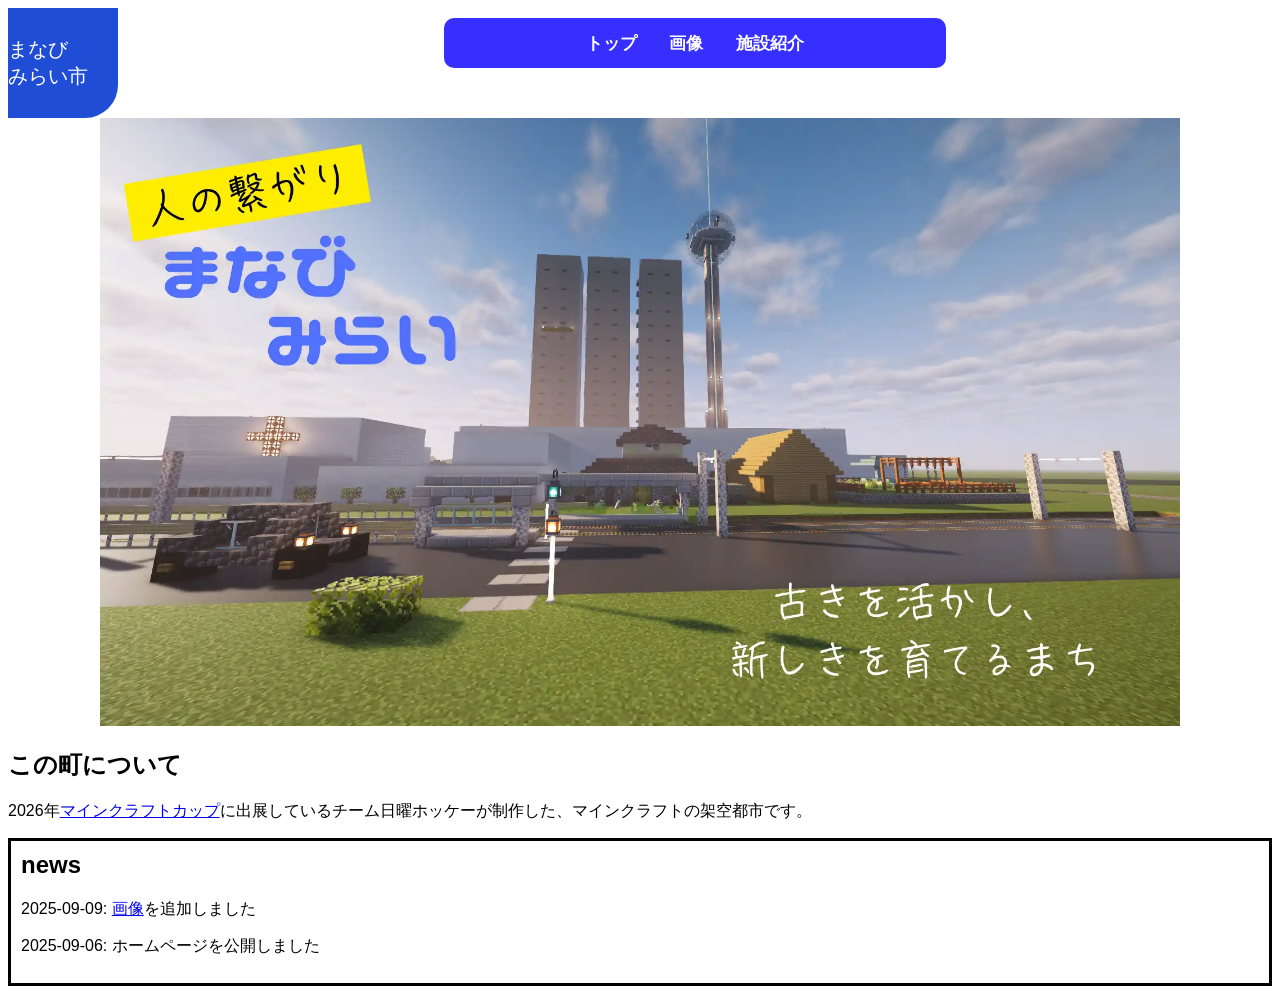
<file: docs/index.html>
<!doctype html>
<html lang="ja">
    <head>
        <meta charset="utf-8" />
        <meta name="viewport" content="width=device-width, initial-scale=1" />
        <title>トップ|まなびみらい市</title>
        <link rel="stylesheet" href="main.css" />
    </head>
    <body>
        <div class="topbar">
            <a id="title" href="/docs/" class="linkButton">まなび<br>みらい市</a>
            <nav>
                <a class="navContent linkButton" href="/docs/index.html">トップ</a>
                <a class="navContent linkButton" href="/docs/photos/index.html">画像</a>
                <a class="navContent linkButton" href="/docs/facilities/index.html"
                    >施設紹介</a
                >
            </nav>
        </div>
        <div class="coverContainer">
            <img src="assets/cover.webp" />
        </div>
        <div class="intro">
            <h2>この町について</h2>
            <p>
                2026年<a href="https://mccup.jp/">マインクラフトカップ</a
                >に出展しているチーム日曜ホッケーが制作した、マインクラフトの架空都市です。
            </p>
        </div>

        <div class="news">
            <h2>news</h2>
            <p>
                2025-09-09: <a href="./photos/index.html">画像</a>を追加しました
            </p>
            <p>2025-09-06: ホームページを公開しました</p>
        </div>
    </body>
</html>
</file>
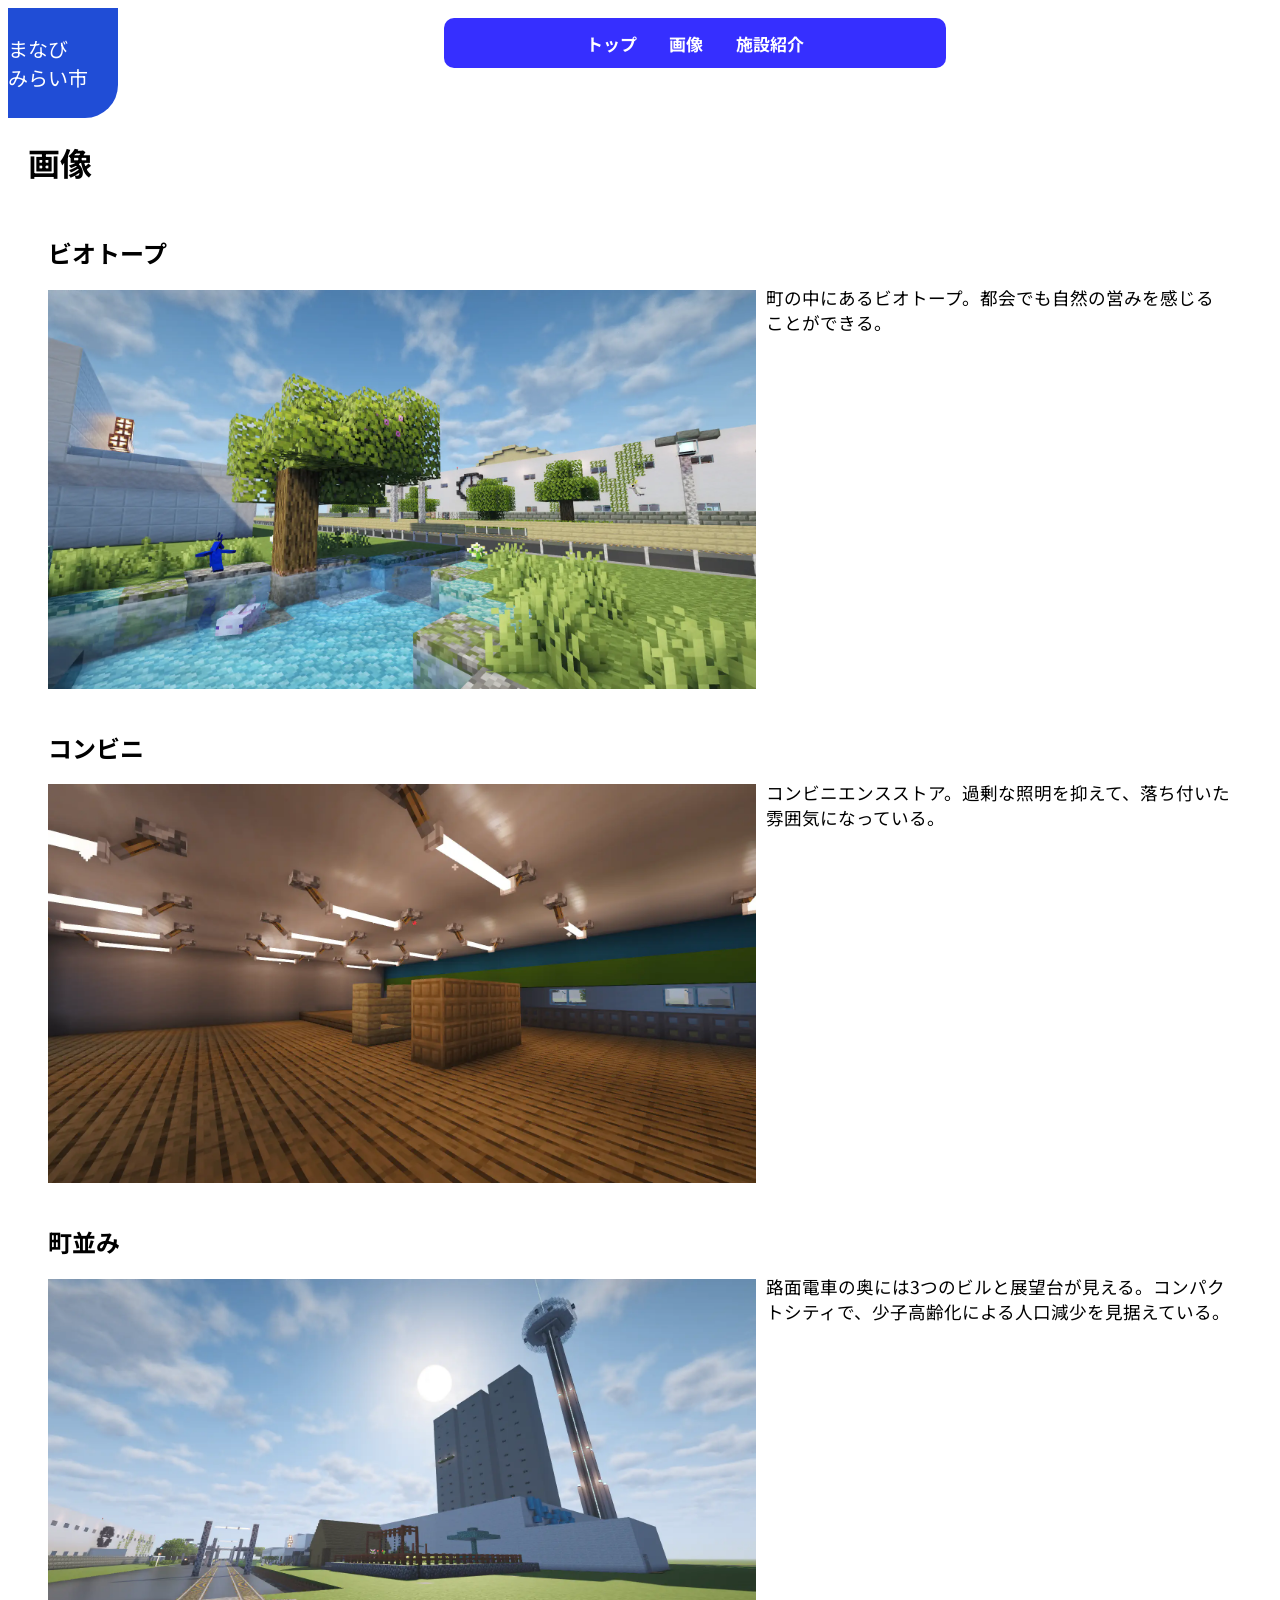
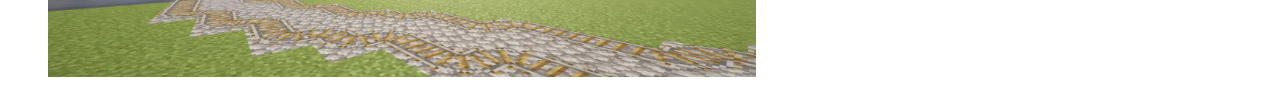
<file: docs/photos/index.html>
<!doctype html>
<html lang="en">
    <head>
        <meta charset="UTF-8" />
        <meta name="viewport" content="width=device-width, initial-scale=1.0" />
        <title>画像|まなびみらい市</title>
        <link rel="stylesheet" href="../main.css" />
        <link rel="preconnect" href="https://fonts.googleapis.com" />
        <link rel="preconnect" href="https://fonts.gstatic.com" crossorigin />
        <link
            href="https://fonts.googleapis.com/css2?family=Noto+Sans+JP:wght@100..900&display=swap"
            rel="stylesheet"
        />
    </head>

    <body>
        <div class="topbar">
            <a id="title" href="/docs/" class="linkButton">まなび<br>みらい市</a>
            <nav>
                <a class="navContent linkButton" href="/docs/index.html"
                    >トップ</a
                >
                <a class="navContent linkButton" href="/docs/photos/index.html"
                    >画像</a
                >
                <a
                    class="navContent linkButton"
                    href="/docs/facilities/index.html"
                    >施設紹介</a
                >
            </nav>
        </div>
        <div class="photos">
            <h1>画像</h1>
            <figure>
                <div class="imgAndName">
                    <h2>ビオトープ</h2>
                    <img src="../assets/biotope.webp" alt="ビオトープ" />
                </div>
                <figcaption>
                    町の中にあるビオトープ。都会でも自然の営みを感じることができる。
                </figcaption>
            </figure>
            <figure>
                <div class="imgAndName">
                    <h2>コンビニ</h2>
                    <img src="../assets/mart.webp" alt="コンビニエンスストア" />
                </div>
                <figcaption>
                    コンビニエンスストア。過剰な照明を抑えて、落ち付いた雰囲気になっている。
                </figcaption>
            </figure>
            <figure>
                <div class="imgAndName">
                    <h2>町並み</h2>
                    <img src="../assets/tower.webp" alt="タワー" />
                </div>
                <figcaption>
                    路面電車の奥には3つのビルと展望台が見える。コンパクトシティで、少子高齢化による人口減少を見据えている。
                </figcaption>
            </figure>
        </div>
    </body>
</html>
</file>
<file: docs/main.css>
.topbar {
    display: flex;
    position: sticky;
    top: 0;
    z-index: 100;
}
nav {
    background-color: rgb(0, 13, 255);
    height: 50px;
    display: flex;
    align-items: center;
    padding-right: 10%;
    padding-left: 10%;
    width: 250px;
    margin-top: 10px;
    border-radius: 10px;
    background-color: rgba(14, 6, 255, 0.831);
    margin-left: auto;
}
.navContent {
    /* background-color: white; */
    color: rgb(255, 255, 255);
    font-weight: bold;
    font-size: 17px;
    /* margin: 10px; */
    /* border-radius: 10%; */
    text-decoration: none;
    padding: 7px;
    margin-left: auto;
    margin-right: auto;
}

.linkButton:hover {
    text-decoration: underline;
    text-underline-offset: 5px;
    animation: fadeIn 300ms forwards;
}
h1 {
    margin-left: 20px;
    margin-right: 40px;
    border-width: 2px;
    margin-bottom: 30px;
}
#title {
    width: 110px;
    height: 110px;
    font-size: 20px;
    text-decoration: none;
    color: rgb(255, 255, 255);
    background-color: rgb(32, 77, 214);
    display: flex;
    margin-left: 0;
    align-items: center;
    border-bottom-right-radius: 30%;
}
img {
    width: 100%;
    max-width: 1080px;
}
.coverContainer {
    text-align: center;
}
.news {
    border: 3px;
    border-style: solid;
    padding: 10px;
}
.news h2 {
    margin-top: 0;
}
figcaption {
    padding-bottom: 30px;
}
figcaption h2 {
    margin: 0;
}
:root {
    font-family: "Noto Sans JP", sans-serif;
    font-optical-sizing: auto;
    font-weight: 400;
    font-style: normal;
    overflow-y: scroll;
}
@keyframes fadeIn {
    0% {
        opacity: 1;
    }
    100% {
        opacity: 0.5;
    }
}
@media screen and (min-width: 768px) {
    figure {
        display: flex;
    }
    figcaption {
        margin-left: 10px;
        margin-top: 70px;
        /* max-width: 500px; */
        width: 60%;
        font-size: 110%;
    }
}
@media screen and (min-width: 1100px) {
    nav {
        margin-right: auto;
    }
}
</file>
